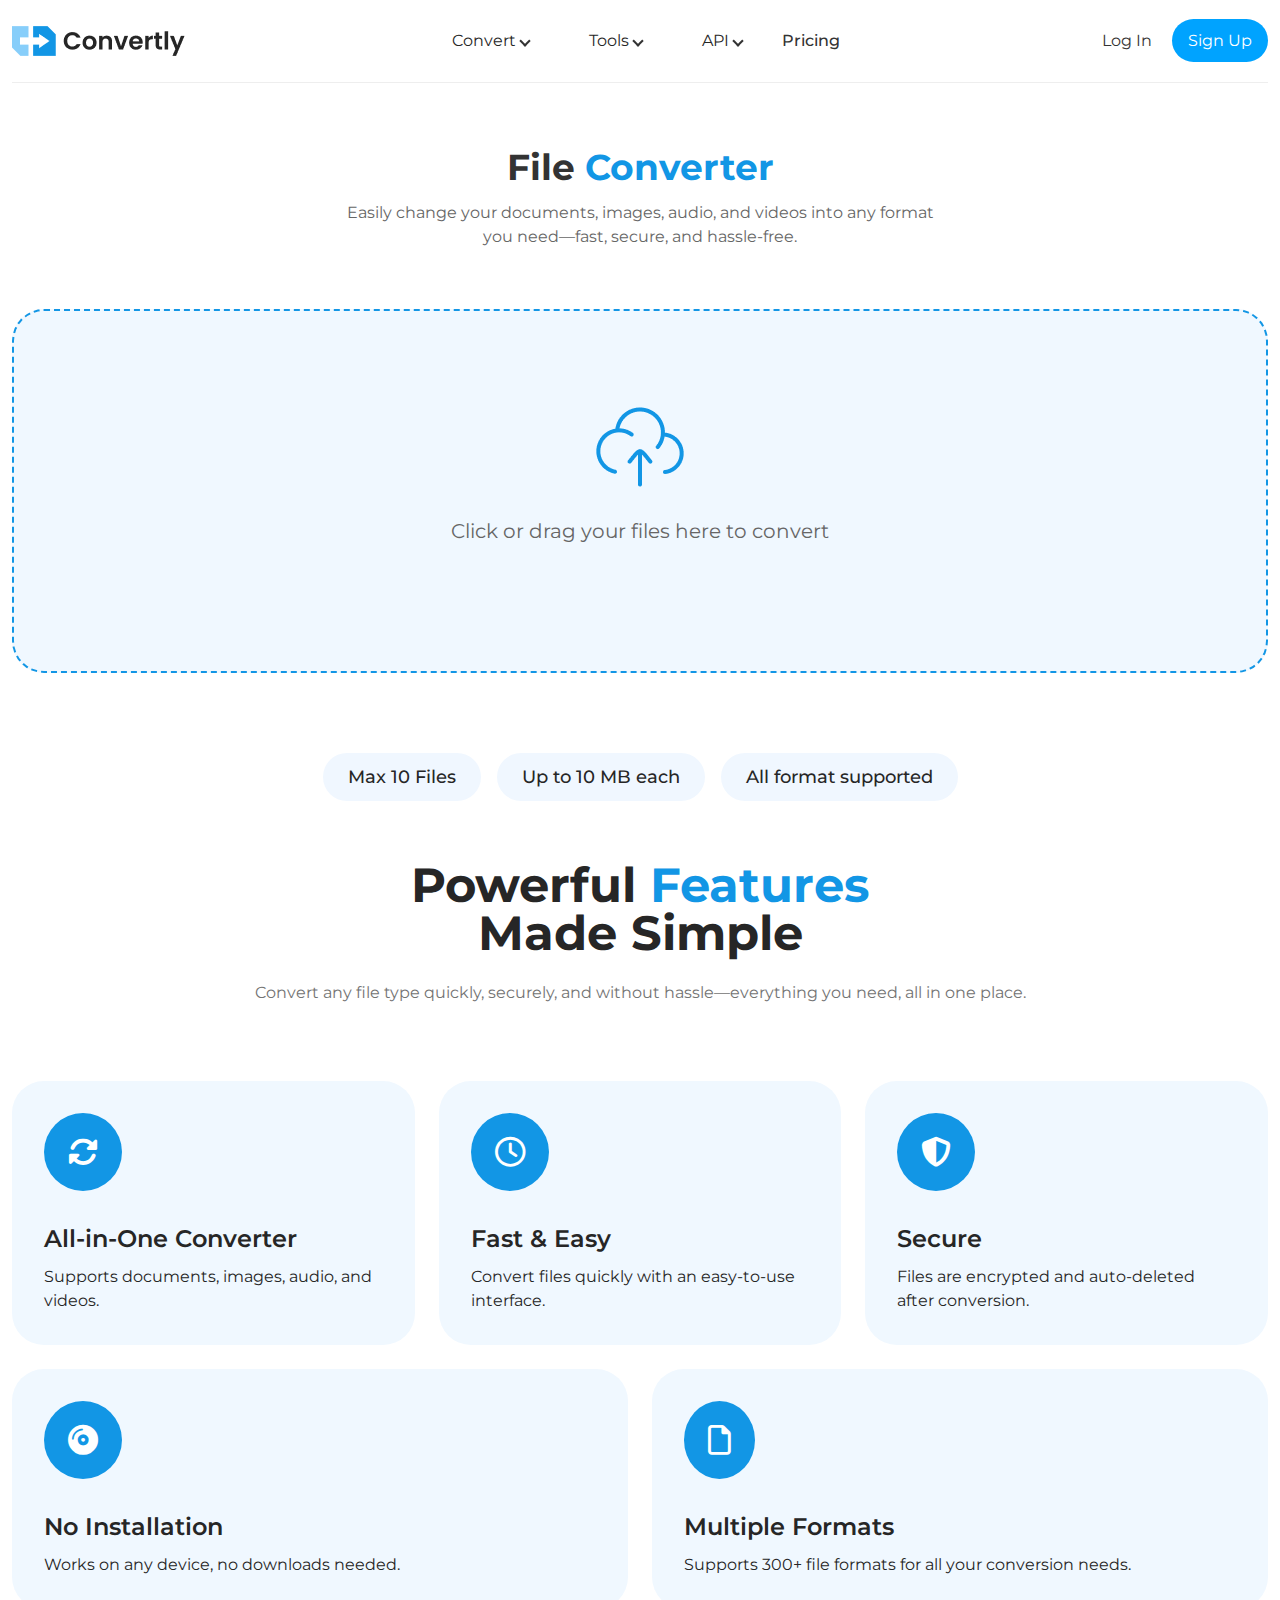
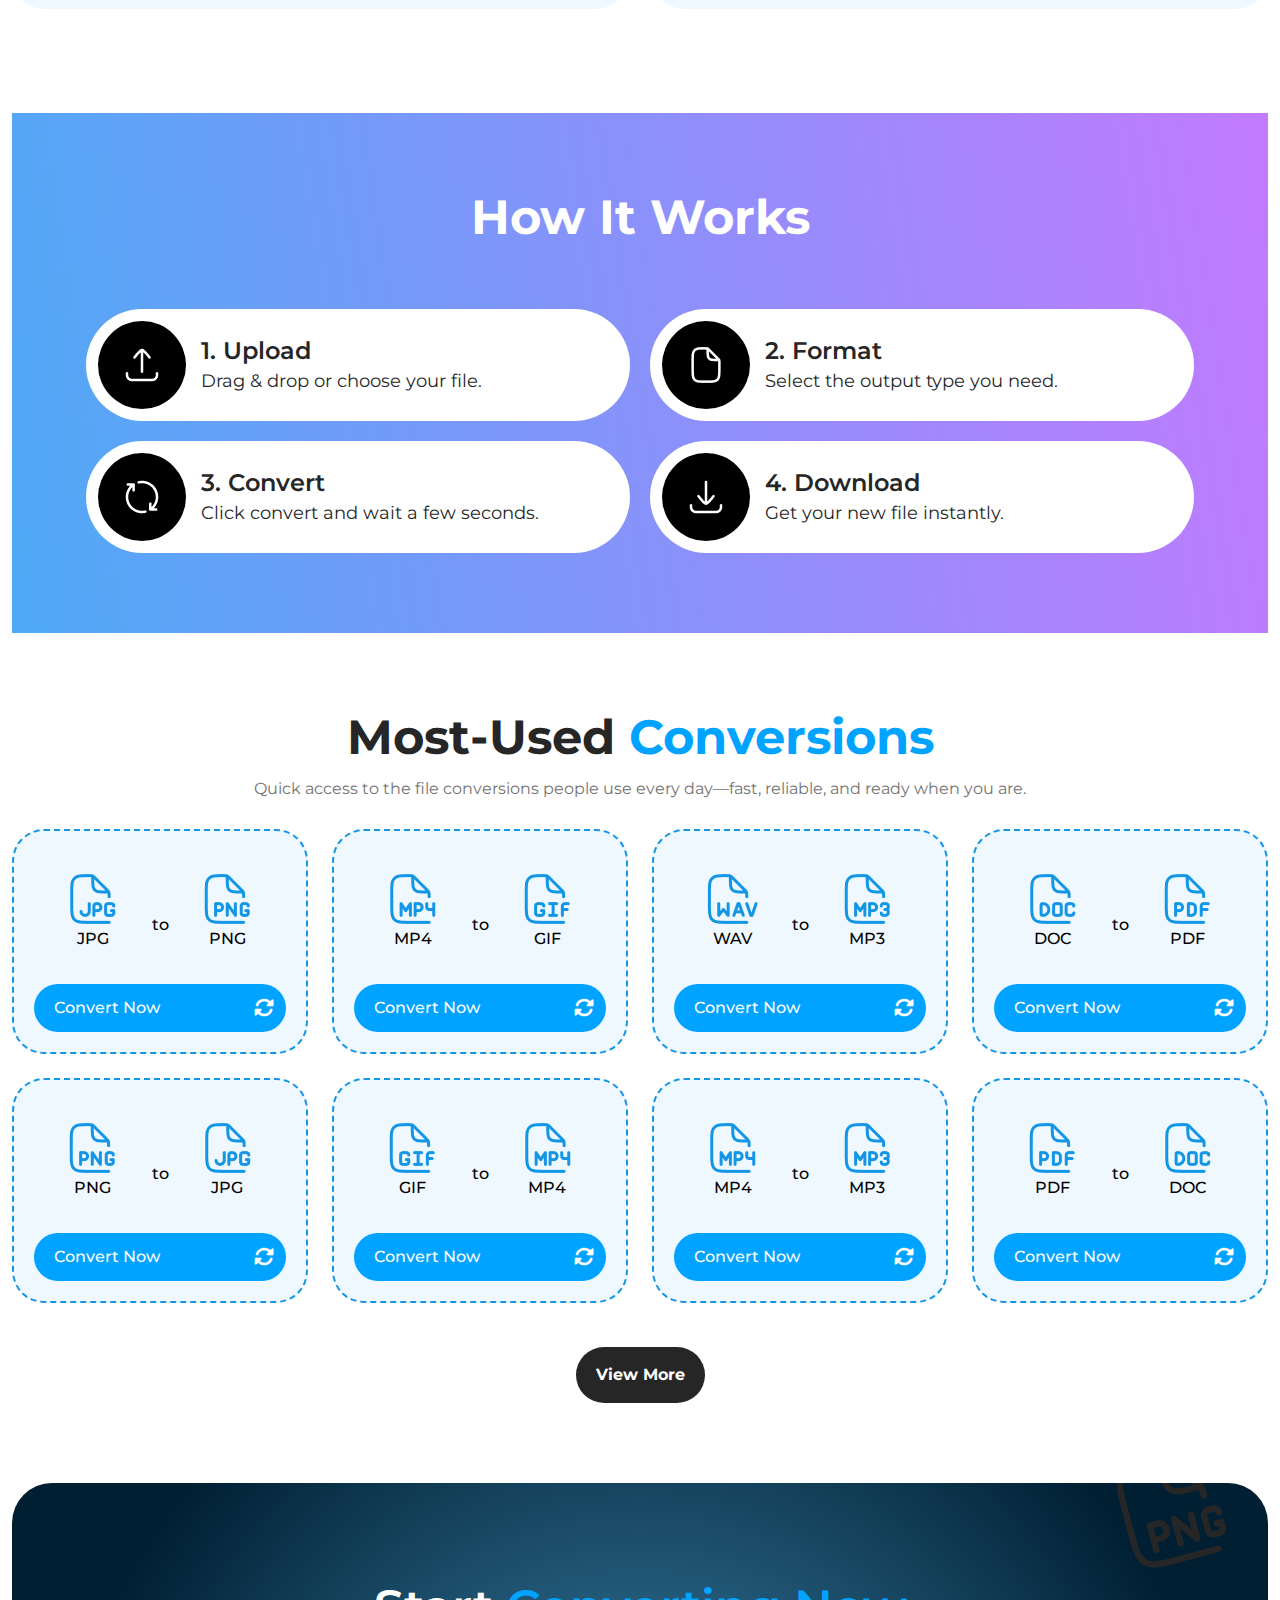
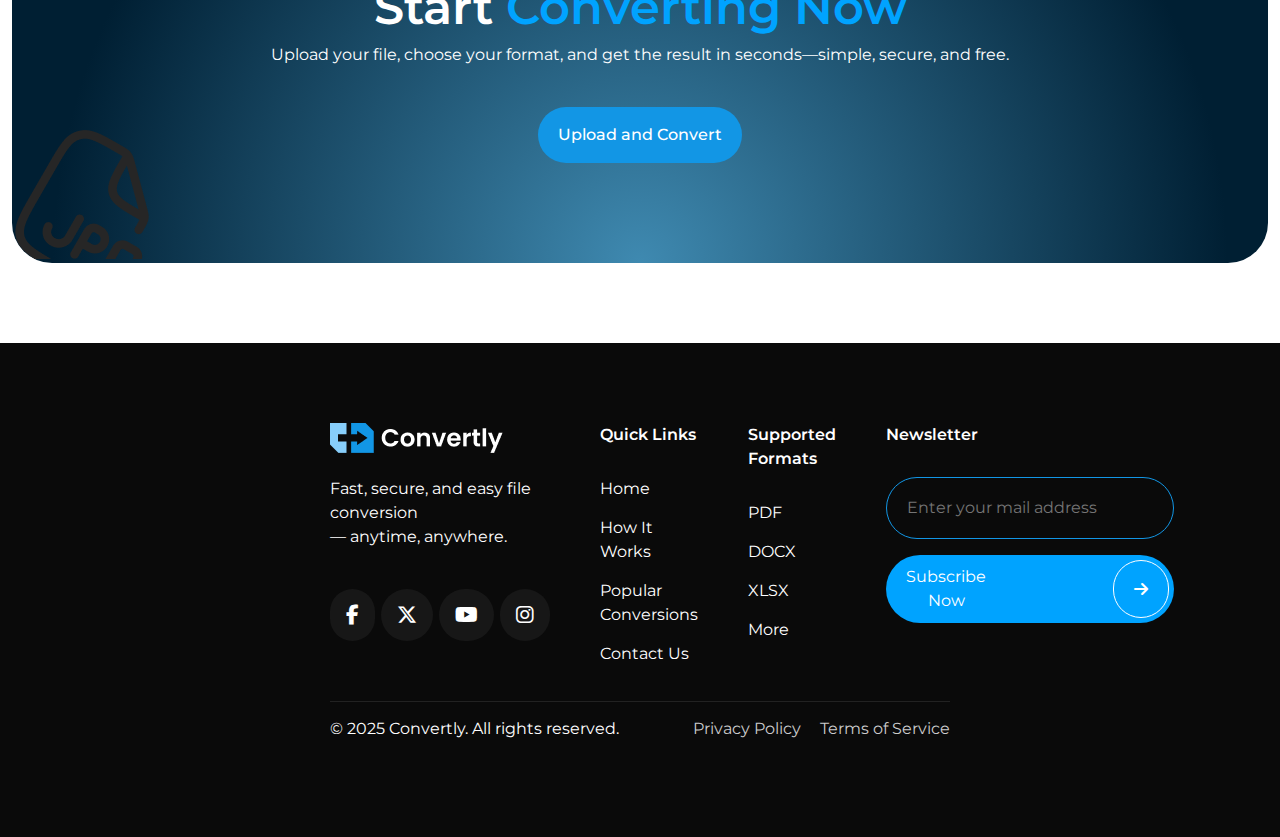
<file: index.html>
<!DOCTYPE html>
<html lang="en">
<head>
  <meta charset="UTF-8" />
  <meta name="viewport" content="width=device-width, initial-scale=1.0" />
  <title>Convertly - File Converter</title>
 <link
  href="https://cdn.jsdelivr.net/npm/bootstrap@5.3.3/dist/css/bootstrap.min.css"
  rel="stylesheet"/>
<link rel="preconnect" href="https://fonts.googleapis.com">
<link rel="preconnect" href="https://fonts.gstatic.com" crossorigin>
<link rel="preconnect" href="https://fonts.googleapis.com">
<link rel="preconnect" href="https://fonts.gstatic.com" crossorigin>
<link href="https://fonts.googleapis.com/css2?family=Montserrat:ital,wght@0,100..900;1,100..900&display=swap" rel="stylesheet">
    <link rel="stylesheet" href="https://cdnjs.cloudflare.com/ajax/libs/font-awesome/6.5.2/css/all.min.css"/>

  <link rel="stylesheet" href="./assets/css/style.css">
  <link rel="stylesheet" href="./assets/css/responsive.css">
  <link rel="shortcut icon" href="./assets/images/favicon.png" type="image/x-icon"/>
</head>
<body>
  <div class="container">

<header>
  <!-- <div class="logo">Convertly</div> -->
   <a href="#"> <img src="./assets/images/logo.png" alt="logo"> </a>
  <nav>
    <div class="dropdown">
      <a href="#">Convert <span class="arrow"></span></a>
      <div class="dropdown-menu">
        <a href="#">PDF to Word</a>
        <a href="#">Image Converter</a>
        <a href="#">Video Converter</a>
      </div>
    </div>

    <div class="dropdown">
      <a href="#">Tools <span class="arrow"></span></a>
      <div class="dropdown-menu">
        <a href="#">Merge Files</a>
        <a href="#">Split Files</a>
        <a href="#">Compress Files</a>
      </div>
    </div>

    <div class="dropdown">
      <a href="#">API <span class="arrow"></span></a>
      <div class="dropdown-menu">
        <a href="#">Documentation</a>
        <a href="#">Pricing</a>
        <a href="#">Get API Key</a>
      </div>
    </div>

    <a href="#">Pricing</a>
  </nav>

  <div class="auth-buttons">
    <a href="#" class="login">Log In</a>
    <a href="#" class="signup">Sign Up</a>
  </div>
</header>

  <section class="file-converter">
    <h1>File <span>Converter</span></h1>
    <p>Easily change your documents, images, audio, and videos into any format<br class="d-none d-lg-block" />
       you need—fast, secure, and hassle-free.</p>
    <div class="upload-box">
  <div class="upload-content">
    <a href="#"><div class="upload-icon"><img src="./assets/images/Frame.png"></div></a>
    <p>Click or drag your files here to convert</p>
  </div>
</div>
  </section>
<!-- upload info -->
  <div class="upload-info">
  <span class="badge">Max 10 Files</span>
  <span class="badge">Up to 10 MB each</span>
  <span class="badge">All format supported</span>
  </div>

<section class="features">
  <h2>Powerful <span>Features</span><br>Made Simple</h2>
  <p>Convert any file type quickly, securely, and without hassle—everything you need, all in one place.</p>

  <!-- First Row -->
  <div class="row">
    <div class="col-lg-4 col-md-6 mb-4">
      <div class="feature-card">

       
        <i class="fas fa-sync-alt"></i>
        <h3>All-in-One Converter</h3>
        <p>Supports documents, images, audio, and videos.</p>
      </div>
    </div>
    <div class="col-lg-4 col-md-6 mb-4">
      <div class="feature-card">
<i class="fa-regular fa-clock"></i>
        <h3>Fast & Easy</h3>
        <p>Convert files quickly with an easy-to-use interface.</p>
      </div>
    </div>
    <div class="col-lg-4 col-md-6 mb-4">
      <div class="feature-card">
<i class="fa-solid fa-shield-halved"></i>
        <h3>Secure</h3>
        <p>Files are encrypted and auto-deleted after conversion.</p>
      </div>
    </div>
  </div>

  <!-- Second Row -->
  <div class="row">
    <div class="col-lg-6 col-md-6 mb-4">
      <div class="feature-card">
<i class="fa-solid fa-compact-disc"></i>
        <h3>No Installation</h3>
        <p>Works on any device, no downloads needed.</p>
      </div>
    </div>
    <div class="col-lg-6 col-md-6 mb-4">
      <div class="feature-card">
<i class="fa-regular fa-file"></i>
        <h3>Multiple Formats</h3>
        <p>Supports 300+ file formats for all your conversion needs.</p>
      </div>
    </div>
  </div>
</section>


<!-- How It Works Section -->
<section class="how-it-works">
  <div class="container">
    <h2>How It Works</h2>
    <div class="steps">

      <div class="step">
        <div class="icon-circle">
          <img src="./assets/images/upload.png" alt="icon">
        </div>
        <div class="text">
          <h3>1. Upload</h3>
          <p>Drag & drop or choose your file.</p>
        </div>
      </div>

      <div class="step">
        <div class="icon-circle">
                    <img src="./assets/images/format.png" alt="icon">

        </div>
        <div class="text">
          <h3>2. Format</h3>
          <p>Select the output type you need.</p>
        </div>
      </div>

      <div class="step">
        <div class="icon-circle">          
          <img src="./assets/images/convert.png" alt="icon">


        </div>
        <div class="text">
          <h3>3. Convert</h3>
          <p>Click convert and wait a few seconds.</p>
        </div>
      </div>

      <div class="step">
        <div class="icon-circle">
                    <img src="./assets/images/download.png" alt="icon">

        </div>
        <div class="text">
          <h3>4. Download</h3>
          <p>Get your new file instantly.</p>
        </div>
      </div>

    </div>
  </div>
</section>


<!-- Most-Used Conversions Section -->
<section class="most-used-conversions">
  <h2>Most-Used <span>Conversions</span></h2>
  <p>Quick access to the file conversions people use every day—fast, reliable, and ready when you are.</p>

  <div class="row">
    <!-- Card 1 -->
    <div class="col-lg-3 col-md-6 mb-4">
      <div class="conversion-card">
        <div class="file-types">
          <div class="file">
            <img src="./assets/images/jpg.png" alt="icon">
            
            <p>JPG</p>
          </div>
          <span class="to">to</span>
          <div class="file">
            <img src="./assets/images/png.png" alt="icon">
            <p> PNG</p>
          </div>
        </div>
        
        <button class="convert-btn">Convert Now <i class="fas fa-sync-alt"></i></button>
      </div>
    </div>

    <!-- Card 2 -->
    <div class="col-lg-3 col-md-6 mb-4">
      <div class="conversion-card">
        <div class="file-types">
          <div class="file">
            <img src="./assets/images/MP4.png" alt="icon">
            
            <p>MP4</p>
          </div>
          <span class="to">to</span>
          <div class="file">
            <img src="./assets/images/GIF.png" alt="icon">
            <p>GIF</p>
          </div>
        </div>
        
        <button class="convert-btn">Convert Now <i class="fas fa-sync-alt"></i></button>
      </div>
    </div>

    <!-- Card 3 -->
    <div class="col-lg-3 col-md-6 mb-4">
      <div class="conversion-card">
        <div class="file-types">
          <div class="file">
            <img src="./assets/images/WAV.png" alt="icon">
            
            <p>WAV</p>
          </div>
          <span class="to">to</span>
          <div class="file">
            <img src="./assets/images/MP3.png" alt="icon">
            <p> MP3</p>
          </div>
        </div>
        
        <button class="convert-btn">Convert Now <i class="fas fa-sync-alt"></i></button>
      </div>
    </div>

    <!-- Card 4 -->
    <div class="col-lg-3 col-md-6 mb-4">
      <div class="conversion-card">
        <div class="file-types">
          <div class="file">
            <img src="./assets/images/DOC.png" alt="icon">
            
            <p>DOC</p>
          </div>
          <span class="to">to</span>
          <div class="file">
            <img src="./assets/images/PDF.png" alt="icon">
            <p> PDF</p>
          </div>
        </div>
        
        <button class="convert-btn">Convert Now <i class="fas fa-sync-alt"></i></button>
      </div>
    </div>

    <!-- Card 5 -->
    <div class="col-lg-3 col-md-6 mb-4">
      <div class="conversion-card">
        <div class="file-types">
          <div class="file">
            <img src="./assets/images/png.png" alt="icon">
            
            <p>PNG</p>
          </div>
          <span class="to">to</span>
          <div class="file">
            <img src="./assets/images/jpg.png" alt="icon">
            <p> JPG</p>
          </div>
        </div>
        
        <button class="convert-btn">Convert Now <i class="fas fa-sync-alt"></i></button>
      </div>
    </div>

    <!-- Card 6 -->
    <div class="col-lg-3 col-md-6 mb-4">
      <div class="conversion-card">
        <div class="file-types">
          <div class="file">
            <img src="./assets/images/GIF.png" alt="icon">
            
            <p>GIF</p>
          </div>
          <span class="to">to</span>
          <div class="file">
            <img src="./assets/images/MP4.png" alt="icon">
            <p> MP4</p>
          </div>
        </div>
        
        <button class="convert-btn">Convert Now <i class="fas fa-sync-alt"></i></button>
      </div>
    </div>

    <!-- Card 7 -->
    <div class="col-lg-3 col-md-6 mb-4">
      <div class="conversion-card">
        <div class="file-types">
          <div class="file">
            <img src="./assets/images/MP4.png" alt="icon">
            
            <p>MP4</p>
          </div>
          <span class="to">to</span>
          <div class="file">
            <img src="./assets/images/MP3.png" alt="icon">
            <p> MP3</p>
          </div>
        </div>
        
        <button class="convert-btn">Convert Now <i class="fas fa-sync-alt"></i></button>
      </div>
    </div>

    <!-- Card 8 -->
    <div class="col-lg-3 col-md-6 mb-4">
      <div class="conversion-card">
        <div class="file-types">
          <div class="file">
            <img src="./assets/images/PDF.png" alt="icon">
            
            <p>PDF</p>
          </div>
          <span class="to">to</span>
          <div class="file">
            <img src="./assets/images/DOC.png" alt="icon">
            <p> DOC</p>
          </div>
        </div>
        
        <button class="convert-btn">Convert Now <i class="fas fa-sync-alt"></i></button>
      </div>
    </div>
  </div>

  <!-- View More Button -->
  <div class="view-more-container">
    <button class="view-more-btn">View More</button>
  </div>
</section>

<!-- CTA Section -->
<section class="cta">
  <h2>Start <span>Converting Now</span></h2>
  <p>Upload your file, choose your format, and get the result in seconds—simple, secure, and free.</p>
  <button class="cta-btn">Upload and Convert</button>
  <div class="angle_jpg">
  <img src="./assets/images/angle-JPG.png" alt="icon">
  </div>
  <div class="angle_png">
  <img src="./assets/images/angle-PNG.png" alt="icon">
  </div>
</section>



</div>

<!-- Footer -->
<footer class="footer">
  <div class="footer-top">
    <div class="footer-left">
      <div class="logo">
        <a href="#"><img src="./assets/images/footer-logo.png" alt="logo"></a>
      </div>
      <p>Fast, secure, and easy file conversion <br class="d-lg-block d-none"> — anytime, anywhere.</p>
      <div class="social-icons">
        <a href="#"><i class="fa-brands fa-facebook-f"></i></a>
        <a href="#"><i class="fa-brands fa-x-twitter"></i></a>
        <a href="#"><i class="fa-brands fa-youtube"></i></a>
        <a href="#"><i class="fa-brands fa-instagram"></i></a>
      </div>
    </div>

    <div class="footer-links">
      <h4>Quick Links</h4>
      <a href="#">Home</a>
      <a href="#">How It Works</a>
      <a href="#">Popular Conversions</a>
      <a href="#">Contact Us</a>
    </div>

    <div class="footer-links">
      <h4>Supported Formats</h4>
      <a href="#">PDF</a>
      <a href="#">DOCX</a>
      <a href="#">XLSX</a>
      <a href="#">More</a>
    </div>

<div class="newsletter">
  <h4>Newsletter</h4>
  <div class="newsletter-input">
    <input type="email " id="newsletter-email" placeholder="Enter your mail address ">
    
    <!-- <small id="newsletter-error" class="error-message"></small> -->
  </div>
  <button class="subscribe-btn">
    <div class="subscribe">Subscribe Now</div>
    <div>    <i class="fa-solid fa-arrow-right"></i>
</div>
  </button>
</div>
    
  </div>

  <div class="footer-bottom">
    <p>© 2025 Convertly. All rights reserved.</p>
    <div class="footer-bottom-links">
      <a href="#">Privacy Policy</a>
      <a href="#">Terms of Service</a>
    </div>
  </div>
</footer>


<script src="./assets/js/script.js"></script>

</body>
</html>
</file>
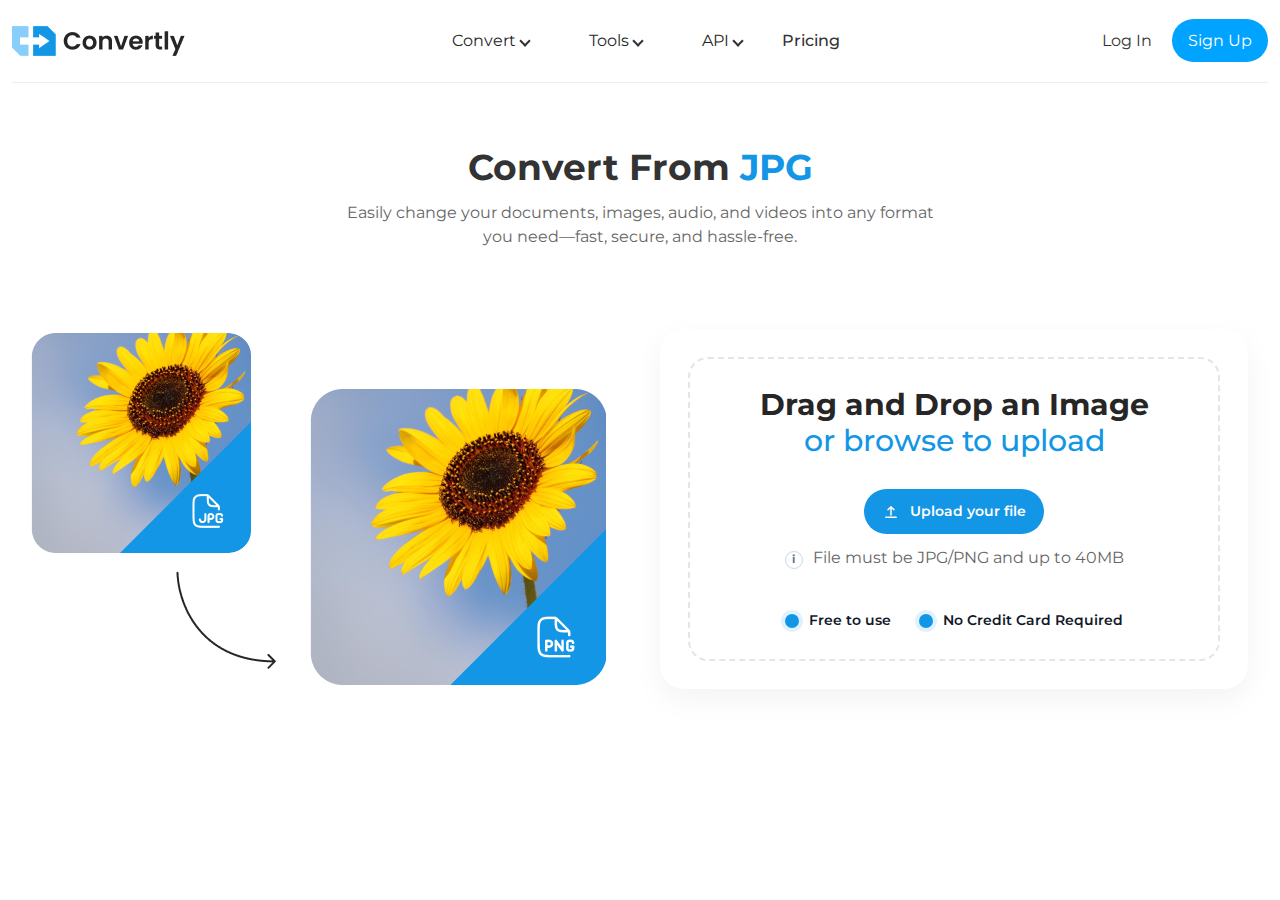
<file: convert-img.html>
<!DOCTYPE html>
<html lang="en">
<head>
  <meta charset="UTF-8" />
  <meta name="viewport" content="width=device-width, initial-scale=1.0" />
  <title>Convertly - File Converter</title>
 <link
  href="https://cdn.jsdelivr.net/npm/bootstrap@5.3.3/dist/css/bootstrap.min.css"
  rel="stylesheet"/>
<link rel="preconnect" href="https://fonts.googleapis.com">
<link rel="preconnect" href="https://fonts.gstatic.com" crossorigin>
<link rel="preconnect" href="https://fonts.googleapis.com">
<link rel="preconnect" href="https://fonts.gstatic.com" crossorigin>
<link href="https://fonts.googleapis.com/css2?family=Montserrat:ital,wght@0,100..900;1,100..900&display=swap" rel="stylesheet">
    <link rel="stylesheet" href="https://cdnjs.cloudflare.com/ajax/libs/font-awesome/6.5.2/css/all.min.css"/>

  <link rel="stylesheet" href="./assets/css/style.css">
  <link rel="stylesheet" href="./assets/css/responsive.css">
  <link rel="shortcut icon" href="./assets/images/favicon.png" type="image/x-icon"/>
</head>
<body >
  <div class="container d-md-block d-none">

<header>
  <!-- Logo -->
  <a href="index.html">
    <img src="./assets/images/logo.png" alt="logo">
  </a>

  <!-- Hamburger Icon -->
  <div class="hamburger" id="hamburger">
    <span></span>
    <span></span>
    <span></span>
  </div>

  <!-- Navigation -->
  <nav id="nav-menu">
    <div class="dropdown">
      <a href="#">Convert <span class="arrow"></span></a>
      <div class="dropdown-menu">
        <a href="#">PDF to Word</a>
        <a href="#">Image Converter</a>
        <a href="#">Video Converter</a>
      </div>
    </div>

    <div class="dropdown">
      <a href="#">Tools <span class="arrow"></span></a>
      <div class="dropdown-menu">
        <a href="#">Merge Files</a>
        <a href="#">Split Files</a>
        <a href="#">Compress Files</a>
      </div>
    </div>

    <div class="dropdown">
      <a href="#">API <span class="arrow"></span></a>
      <div class="dropdown-menu">
        <a href="#">Documentation</a>
        <a href="#">Pricing</a>
        <a href="#">Get API Key</a>
      </div>
    </div>

    <a href="#">Pricing</a>

    <!-- Auth buttons inside nav for mobile -->
    <div class="auth-buttons mobile-auth d-lg-none d-block">
      <a href="#" class="login">Log In</a>
      <a href="#" class="signup">Sign Up</a>
    </div>
  </nav>

  <!-- Auth buttons for desktop -->
  <div class="auth-buttons desktop-auth">
    <a href="#" class="login">Log In</a>
    <a href="#" class="signup">Sign Up</a>
  </div>
</header>

<section class="file-converter">
    <h1>Convert From <span>JPG</span></h1>
    <p>Easily change your documents, images, audio, and videos into any format<br class="d-none d-lg-block" />
       you need—fast, secure, and hassle-free.</p>

<section class="cf-section">
  <div class="cf-wrap">

    <!-- LEFT: preview cards -->
<div class="cf-left">
  <div class="first_img">
    <figure class="cf-card cf-small">
      <img src="./assets/images/flower-jpg.png" alt="JPG preview">
      <span class="cf-badge">JPG</span>
    </figure>
  </div>

  <div class="second_img">
    <figure class="cf-card cf-large">
      <img src="./assets/images/flower-png.png" alt="PNG preview">
      <span class="cf-badge">PNG</span>
    </figure>
  </div>

  <div class="third_img">
    <img src="./assets/images/conver-angle.png" alt="img">
  </div>
</div>

    <!-- RIGHT: upload card -->
    <div class="cf-right">
      <div class="cf-upload-card">
        <div class="cf-upload-inner">
          <h3>
            Drag and Drop an Image 
            <label for="cf-file" class="cf-browse">or browse to upload</label>
          </h3>

          <input id="cf-file" type="file" accept=".jpg,.jpeg,.png" hidden>

          <label for="cf-file" class="cf-btn">
            <svg width="18" height="18" viewBox="0 0 24 24" aria-hidden="true">
              <path d="M12 16V5m0 0l-4 4m4-4l4 4M5 19h14" 
                    fill="none" stroke="currentColor" 
                    stroke-width="2" stroke-linecap="round"/>
            </svg>
            Upload your file
          </label>

          <p class="cf-note">
            <span class="cf-info">i</span>
            File must be JPG/PNG and up to 40MB
          </p>

          <ul class="cf-benefits">
            <li>Free to use</li>
            <li>No Credit Card Required</li>
          </ul>
        </div>
      </div>
    </div>

  </div>
</section>



    
  </section>

</div>



<script src="./assets/js/script.js"></script>

</body>
</html>
</file>
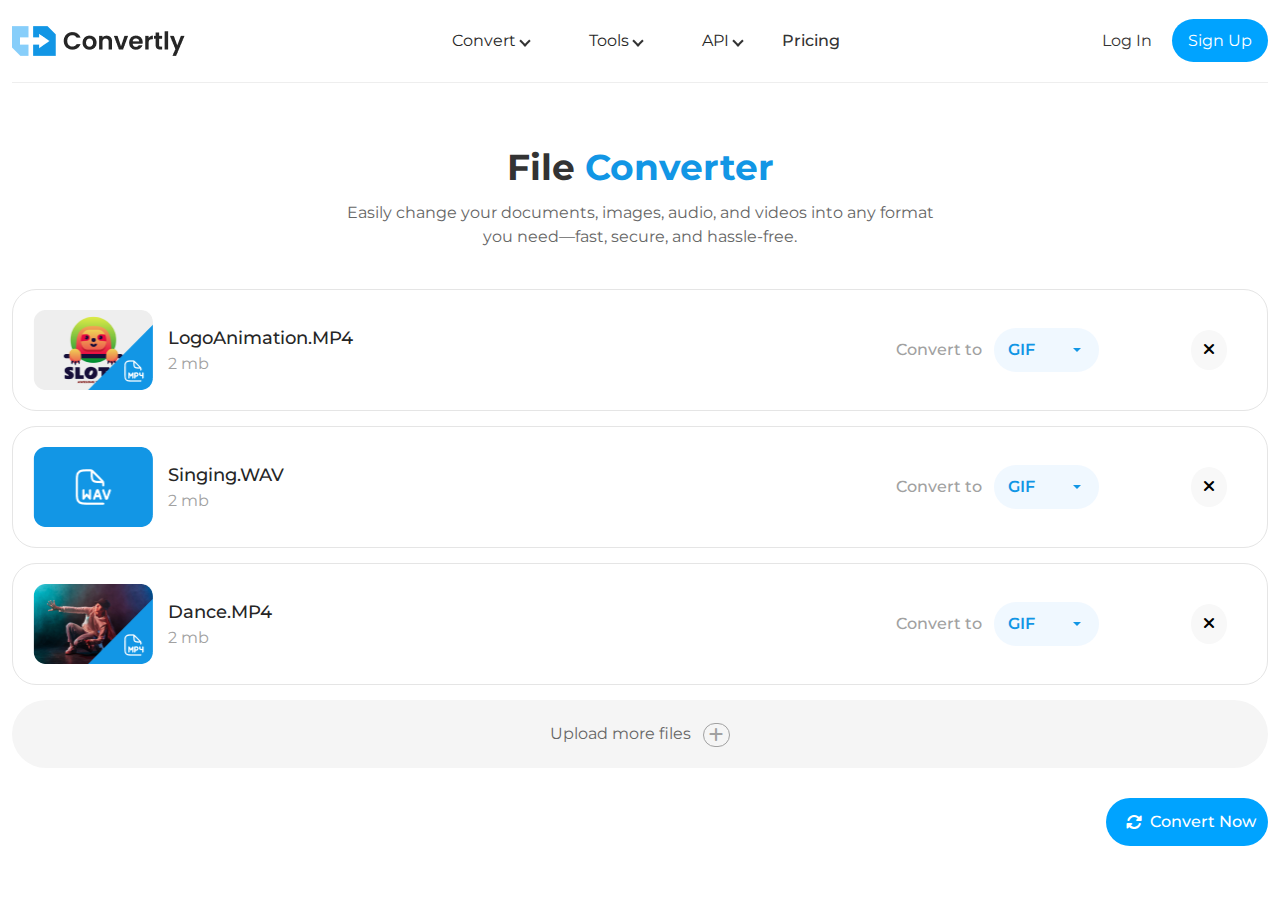
<file: file-convert.html>
<!DOCTYPE html>
<html lang="en">
<head>
  <meta charset="UTF-8" />
  <meta name="viewport" content="width=device-width, initial-scale=1.0" />
  <title>Convertly - File Converter</title>
 <link
  href="https://cdn.jsdelivr.net/npm/bootstrap@5.3.3/dist/css/bootstrap.min.css"
  rel="stylesheet"/>
<link rel="preconnect" href="https://fonts.googleapis.com">
<link rel="preconnect" href="https://fonts.gstatic.com" crossorigin>
<link rel="preconnect" href="https://fonts.googleapis.com">
<link rel="preconnect" href="https://fonts.gstatic.com" crossorigin>
<link href="https://fonts.googleapis.com/css2?family=Montserrat:ital,wght@0,100..900;1,100..900&display=swap" rel="stylesheet">
    <link rel="stylesheet" href="https://cdnjs.cloudflare.com/ajax/libs/font-awesome/6.5.2/css/all.min.css"/>

  <link rel="stylesheet" href="./assets/css/style.css">
  <link rel="stylesheet" href="./assets/css/responsive.css">
  <link rel="shortcut icon" href="./assets/images/favicon.png" type="image/x-icon"/>
</head>
<body>
  <div class="container">

<header>
  <!-- Logo -->
  <a href="index.html">
    <img src="./assets/images/logo.png" alt="logo">
  </a>

  <!-- Hamburger Icon -->
  <div class="hamburger" id="hamburger">
    <span></span>
    <span></span>
    <span></span>
  </div>

  <!-- Navigation -->
  <nav id="nav-menu">
    <div class="dropdown">
      <a href="#">Convert <span class="arrow"></span></a>
      <div class="dropdown-menu">
        <a href="#">PDF to Word</a>
        <a href="#">Image Converter</a>
        <a href="#">Video Converter</a>
      </div>
    </div>

    <div class="dropdown">
      <a href="#">Tools <span class="arrow"></span></a>
      <div class="dropdown-menu">
        <a href="#">Merge Files</a>
        <a href="#">Split Files</a>
        <a href="#">Compress Files</a>
      </div>
    </div>

    <div class="dropdown">
      <a href="#">API <span class="arrow"></span></a>
      <div class="dropdown-menu">
        <a href="#">Documentation</a>
        <a href="#">Pricing</a>
        <a href="#">Get API Key</a>
      </div>
    </div>

    <a href="#">Pricing</a>

    <!-- Auth buttons inside nav for mobile -->
    <div class="auth-buttons mobile-auth d-lg-none d-block">
      <a href="#" class="login">Log In</a>
      <a href="#" class="signup">Sign Up</a>
    </div>
  </nav>

  <!-- Auth buttons for desktop -->
  <div class="auth-buttons desktop-auth">
    <a href="#" class="login">Log In</a>
    <a href="#" class="signup">Sign Up</a>
  </div>
</header>

<section class="file-converter">
    <h1>File <span>Converter</span></h1>
    <p>Easily change your documents, images, audio, and videos into any format<br class="d-none d-lg-block" />
       you need—fast, secure, and hassle-free.</p>
      
      <!-- File List -->
      <div class="file-list">

        <!-- Single File -->
        <div class="file-item">
          <div class="file-info">
            <img src="./assets/images/MP4-Convert.png" alt="file icon">
            <div class="file_description">
              <p class="file-name">LogoAnimation.MP4</p>
              <p class="file-size">2 mb</p>
            </div>
          </div>
          <div class="file-action">
            <label>Convert to</label>
            <select>
              <option>GIF</option>
              <option>JPG</option>
              <option>PNG</option>
              <option>WEBP</option>
              <option>ICO</option>
              <option>HEIF</option>
            </select>
            <div class="remove_button">
            <button class="remove-btn"><i class="fa-solid fa-xmark"></i></button>
            </div>
          </div>
        </div>

        <!-- File 2 -->
        <div class="file-item">
          <div class="file-info">
            <img src="./assets/images/WAV-Convert.png" alt="file icon">
            <div class="file_description">
              <p class="file-name">Singing.WAV</p>
              <p class="file-size">2 mb</p>
            </div>
          </div>
          <div class="file-action">
            <label>Convert to</label>
            <select>
              <option>GIF</option>
              <option>JPG</option>
              <option>PNG</option>
              <option>WEBP</option>
              <option>ICO</option>
              <option>HEIF</option>
            </select>
            <div class="remove_button">
            <button class="remove-btn"><i class="fa-solid fa-xmark"></i></button>
            </div>
          </div>
        </div>


        <!-- File 3 -->
        <div class="file-item">
          <div class="file-info">
            <img src="./assets/images/Dance-MP4-COnvert.png" alt="file icon">
            <div class="file_description">
              <p class="file-name">Dance.MP4</p>
              <p class="file-size">2 mb</p>
            </div>
          </div>
          <div class="file-action">
            <label>Convert to</label>
            <select>
              <option>GIF</option>
              <option>JPG</option>
              <option>PNG</option>
              <option>WEBP</option>
              <option>ICO</option>
              <option>HEIF</option>
            </select>
            <div class="remove_button">
            <button class="remove-btn"><i class="fa-solid fa-xmark"></i></button>
            </div>
          </div>
        </div>


        <!-- Upload More -->
        <div class="upload-more">
            <div class="upload_more_text">
          <p>Upload more files</p>

            </div>
          <div class="plus_icon">
            <i class="fa-solid fa-plus"></i>
          </div>
        </div>
      </div>

      <!-- Convert Now Button -->
      <div class="convert-container">
        <a href="file-download.html"><button class="convert-btn-2"><i class="fas fa-sync-alt"></i>  Convert Now </button></a>
      </div>
  </section>


</div>



<script src="./assets/js/script.js"></script>

</body>
</html>
</file>
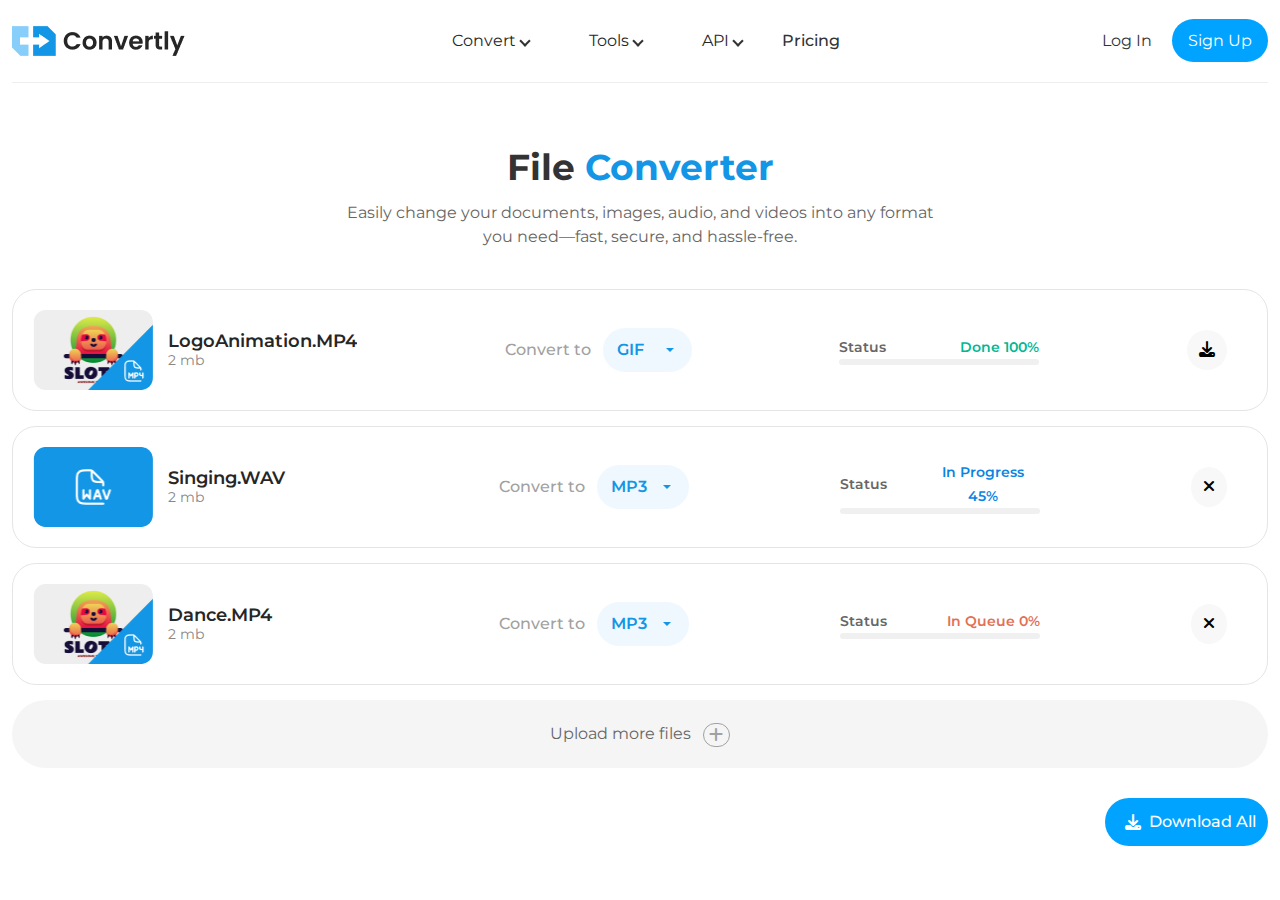
<file: file-download.html>
<!DOCTYPE html>
<html lang="en">
<head>
  <meta charset="UTF-8" />
  <meta name="viewport" content="width=device-width, initial-scale=1.0" />
  <title>Convertly - File Converter</title>
 <link
  href="https://cdn.jsdelivr.net/npm/bootstrap@5.3.3/dist/css/bootstrap.min.css"
  rel="stylesheet"/>
<link rel="preconnect" href="https://fonts.googleapis.com">
<link rel="preconnect" href="https://fonts.gstatic.com" crossorigin>
<link rel="preconnect" href="https://fonts.googleapis.com">
<link rel="preconnect" href="https://fonts.gstatic.com" crossorigin>
<link href="https://fonts.googleapis.com/css2?family=Montserrat:ital,wght@0,100..900;1,100..900&display=swap" rel="stylesheet">
    <link rel="stylesheet" href="https://cdnjs.cloudflare.com/ajax/libs/font-awesome/6.5.2/css/all.min.css"/>

  <link rel="stylesheet" href="./assets/css/style.css">
  <link rel="stylesheet" href="./assets/css/responsive.css">
  <link rel="shortcut icon" href="./assets/images/favicon.png" type="image/x-icon"/>
</head>
<body >
  <div class="container d-md-block d-none">

<header>
  <!-- Logo -->
  <a href="index.html">
    <img src="./assets/images/logo.png" alt="logo">
  </a>

  <!-- Hamburger Icon -->
  <div class="hamburger" id="hamburger">
    <span></span>
    <span></span>
    <span></span>
  </div>

  <!-- Navigation -->
  <nav id="nav-menu">
    <div class="dropdown">
      <a href="#">Convert <span class="arrow"></span></a>
      <div class="dropdown-menu">
        <a href="#">PDF to Word</a>
        <a href="#">Image Converter</a>
        <a href="#">Video Converter</a>
      </div>
    </div>

    <div class="dropdown">
      <a href="#">Tools <span class="arrow"></span></a>
      <div class="dropdown-menu">
        <a href="#">Merge Files</a>
        <a href="#">Split Files</a>
        <a href="#">Compress Files</a>
      </div>
    </div>

    <div class="dropdown">
      <a href="#">API <span class="arrow"></span></a>
      <div class="dropdown-menu">
        <a href="#">Documentation</a>
        <a href="#">Pricing</a>
        <a href="#">Get API Key</a>
      </div>
    </div>

    <a href="#">Pricing</a>

    <!-- Auth buttons inside nav for mobile -->
    <div class="auth-buttons mobile-auth d-lg-none d-block">
      <a href="#" class="login">Log In</a>
      <a href="#" class="signup">Sign Up</a>
    </div>
  </nav>

  <!-- Auth buttons for desktop -->
  <div class="auth-buttons desktop-auth">
    <a href="#" class="login">Log In</a>
    <a href="#" class="signup">Sign Up</a>
  </div>
</header>

<section class="file-converter">
    <h1>File <span>Converter</span></h1>
    <p>Easily change your documents, images, audio, and videos into any format<br class="d-none d-lg-block" />
       you need—fast, secure, and hassle-free.</p>
      
<!-- File List -->
    <div class="file-list">

      <!-- File 1 -->
      <div class="file-item">
        <div class="file-info">
          <img src="./assets/images/MP4-Convert.png" alt="file icon">
          <div class="file_description page_description_3rd">
            <p class="file-name file_name_3rd">LogoAnimation.MP4</p>
            <p class="file-size file_size_3rd">2 mb</p>
          </div>
        </div>

        <div class="file-action">
          <label>Convert to</label>
          <select>
            <option selected>GIF</option>
            <option>JPG</option>
            <option>PNG</option>
          </select>
        </div>

        <!-- Status -->
        <div class="file-status">
            <div class="Status">
                <p>Status</p>
                <p class="status done"> Done 100%</p>

            </div>
          <div class="progress-bar">
            <div class="progress done" style="width:100%"></div>
          </div>
        </div>

        <!-- Download Icon -->
        <button class="download-btn">
          <i class="fa-solid fa-download"></i>
        </button>
      </div>

      <!-- File 2 -->
      <div class="file-item">
        <div class="file-info">
          <img src="./assets/images/WAV-Convert.png" alt="file icon">
          <div class="file_description page_description_3rd">
            <p class="file-name file_name_3rd">Singing.WAV</p>
            <p class="file-size file_size_3rd">2 mb</p>
          </div>
        </div>

        <div class="file-action">
          <label>Convert to</label>
          <select>
            <option selected>MP3</option>
            <option>WAV</option>
            <option>OGG</option>
          </select>
        </div>

        <!-- Status -->
        <div class="file-status">
        <div class="Status">
            <p>Status</p>
        <p class="status progress">In Progress 45%</p>

        </div>

          <div class="progress-bar">
            <div class="progress in-progress" style="width:45%"></div>
          </div>
        </div>

        <!-- Remove Icon -->
        <button class="remove-btn"><i class="fa-solid fa-xmark"></i></button>
      </div>

      <!-- File 3 -->
      <div class="file-item">
        <div class="file-info">
          <img src="./assets/images/MP4-Convert.png" alt="file icon">
          <div class="file_description page_description_3rd">
            <p class="file-name file_name_3rd">Dance.MP4</p>
            <p class="file-size file_size_3rd">2 mb</p>
          </div>
        </div>

        <div class="file-action">
          <label>Convert to</label>
          <select>
            <option selected>MP3</option>
            <option>WAV</option>
          </select>
        </div>

        <!-- Status -->
        <div class="file-status">
        <div class="Status">
            <p>Status</p>
          <p class="status queue">In Queue 0%</p>

        </div>

            
          <div class="progress-bar">
            <div class="progress queue" style="width:0%"></div>
          </div>
        </div>

        <!-- Remove Icon -->
        <button class="remove-btn"><i class="fa-solid fa-xmark"></i></button>
      </div>
        <!-- Upload More -->
        <div class="upload-more">
            <div class="upload_more_text">
          <p>Upload more files</p>

            </div>
          <div class="plus_icon">
            <i class="fa-solid fa-plus"></i>
          </div>
        </div>
      </div>

      <!-- Convert Now Button -->
      <div class="convert-container">
        <button class="convert-btn-2"><i class="fa-solid fa-download"></i> Download All </button>
      </div>
  </section>




</div>



<script src="./assets/js/script.js"></script>

</body>
</html>
</file>
<file: assets/css/style.css>
* {
  margin: 0;
  padding: 0;
  box-sizing: border-box;
  font-family: "Montserrat", sans-serif;
}

body {
  margin: 0;
  background-color: #fff;
  color: #333;
  line-height: 1.5;
}


.container {
  max-width: 1280px;
  margin: 0 auto;
  text-align: center;    
}


    header {
      display: flex;
      justify-content: space-between;
      align-items: center;
      padding:26px 0;
      border-bottom: 1px solid #eee;
    }
    header .logo {
      font-size: 20px;
      font-weight: bold;
      color: #00a3ff;
    }
    nav a {
      margin: 0 10px;
      text-decoration: none;
      color: #333;
      font-weight: 500;
    }
    nav a:hover {
      color: #00a3ff;
    }
    .auth-buttons a {
      padding: 8px 16px;
      border-radius: 5px;
      text-decoration: none;
      font-weight: bold;
      color: var(--color-neutral-800, #262626);
      font-size: var(--font-size-base, 16px);
      font-weight: var(--font-weight-normal, 400);
      line-height: var(--font-leading-6, 24px); /* 150% */
    }
    
    .auth-buttons .login {
      color: #333;
    }
    .auth-buttons .signup {
      background-color: #00a3ff;
      color: #fff;
    }
   

nav {
  display: flex;
  align-items: center;
}



.dropdown {
  position: relative;
}

.dropdown > a {
  margin: 0 30px;
  text-decoration: none;
  display: flex;
  align-items: center;
  color: var(--color-neutral-800, #262626);
  font-size: var(--font-size-base, 16px);
  font-weight: var(--font-weight-normal, 400);
  line-height: var(--font-leading-6, 24px); /* 150% */
}

.dropdown > a:hover {
  color: #00a3ff;
}

/* Arrow icon */
.arrow {
  display: inline-block;
  margin-left: 5px;
  border: solid #333;
  border-width: 0 2px 2px 0;
  padding: 3px;
  transform: rotate(45deg);
  transition: transform 0.3s ease;
}

/* Rotate arrow on hover */
.dropdown:hover .arrow {
  transform: rotate(-135deg);
  border-color: #00a3ff;
}

.dropdown-menu {
  display: none;
  position: absolute;
  top: 100%;
  left: 0;
  background: white;
  border: 1px solid #eee;
  border-radius: 5px;
  min-width: 180px;
  box-shadow: 0px 4px 10px rgba(0,0,0,0.1);
  z-index: 1000;
}

.dropdown-menu a {
  display: block;
  padding: 10px;
  text-decoration: none;
  color: #333;
  white-space: nowrap;
}

.dropdown-menu a:hover {
  background: #f5f5f5;
  color: #00a3ff;
}

/* Show menu on hover */
.dropdown:hover .dropdown-menu {
  display: block;
}


.auth-buttons .signup {
  background-color: #00a3ff;
  color: #fff;
  border-radius: 50px; /* makes it round/pill shape */
  padding: 12px 16px;
  transition: background-color 0.3s ease, transform 0.2s ease;
}

.auth-buttons .signup:hover {
  background-color: #007acc; /* darker blue on hover */
  transform: scale(1.05); /* slight zoom effect */
}


/* Hamburger (hidden on desktop) */
.hamburger {
  display: none;
  flex-direction: column;
  cursor: pointer;
  gap: 5px;
  margin-left: auto;
}

.hamburger span {
  width: 25px;
  height: 3px;
  background: #333;
  transition: 0.3s;
  border-radius: 3px;
}


/* ==================================================== */



.file-converter{
  padding: 60px 0 20px;
}

.file-converter h1 {
      color: #333;
      text-align: center;
      font-size: var(--font-size-5xl, 48px);
      font-weight: var(--font-weight-bold, 700);
      line-height: var(--font-size-5xl, 48px); /* 100% */
    }

.file-converter h1 span {
      color: #1296E5;
    }

.file-converter p{
  color: var(--color-neutral-800, #262626);
  text-align: center;
  font-size: var(--font-size-base, 16px);
  font-weight: var(--font-weight-normal, 400);
  line-height: var(--font-leading-6, 24px); /* 150% */

}
.upload-box {
  padding:86px 0;
  margin: 60px 0 60px;
  border-radius: 32px;
  border: 2px dashed #1296E5;
  background: #F0F8FF;
  display: flex;
  justify-content: center;
  align-items: center;
  text-align: center;
}

.upload-content {
  display: flex;
  flex-direction: column; /* Stack icon above text */
  align-items: center;
  gap: 20px; /* Space between icon & text */
}

.upload-icon i {
  color: #fff!important;
}

.upload-box p {
color: var(--color-neutral-800, #262626);
text-align: center;
font-size: var(--font-size-xl, 20px);
font-weight: var(--font-weight-normal, 400);
line-height: var(--font-leading-7, 28px); /* 140% */
}


/* CSS */
.upload-info {
  display: flex;
  gap: 16px; /* space between pills */
  justify-content: center; /* center align */
  flex-wrap: wrap; /* allow wrapping on small screens */
  margin-bottom: 60px;
}

.badge {
  background-color: #f0f7ff; /* light blue background */
  color: #262626; /* black text */
  padding: 15px 25px;
  border-radius: 50px; /* fully rounded pill */
  font-size: 18px;
  font-weight: 500;
  white-space: nowrap; /* keep text in one line */
  display: inline-block;
}


/*---------------------------------------*/

.features {
  text-align: center;
}

.features h2 {
  color: var(--color-neutral-800, #262626);
  text-align: center;
  font-family: var(--font-family-sans, Montserrat);
  font-size: var(--font-size-5xl, 48px);
  font-style: normal;
  font-weight: var(--font-weight-bold, 700);
  line-height: var(--font-size-5xl, 48px); /* 100% */
  letter-spacing: var(--font-tracking-normal, 0);
}

.features span {
  color: var(--Primary-500, #1296E5);
}

.features p {
  color: var(--color-neutral-500, #737373);
  font-size: var(--font-size-base, 16px);
  font-weight: var(--font-weight-normal, 400);
  line-height: var(--font-leading-6, 24px); /* 150% */
  padding: 16px 0 60px;
}

/* Feature Card */
.feature-card {
  padding: 32px;
  transition: all 0.3s ease;
  cursor: pointer;
  text-align: left;
  height: 100%;
  border-radius: var(--radius-4xl, 32px);
  background: var(--Primary-50, #F0F8FF);
}

/* Icon background for both img and inline svg */
.feature-card i {
  display: inline-block;
  border-radius: 100%;
  background: var(--Primary-500, #1296E5); /* Blue background */
  padding: 24px;
  margin-bottom: 32px;
  transition: all 0.3s ease;
  color: #fff;
  font-size: 30px;

}

/* Hover: Card turns black, text turns white */
.feature-card:hover {
  background-color: #000;
}

.feature-card:hover h3,
.feature-card:hover p {
  color: #fff;
}

/* Hover: Icon background turns white */
.feature-card:hover i
 {
  background: #fff;
  color: #0088cc!important;
}

/* Title */
.feature-card h3 {
  margin-bottom: 10px;
  color: var(--color-neutral-800, #262626);
  font-size: var(--font-size-2xl, 24px);
  font-weight: var(--font-weight-semibold, 600);
  line-height: var(--font-leading-8, 32px); /* 133.333% */
}

/* Description */
.feature-card p {
  margin: 0;
  color: var(--color-neutral-800, #262626);
  font-size: var(--font-size-base, 16px);
  font-weight: var(--font-weight-normal, 400);
  line-height: var(--font-leading-6, 24px); /* 150% */
  padding: 0;
}


/* =================How It Works Section======================== */
.how-it-works {
  background: linear-gradient(81deg, var(--Primary-400, #3CB1F4) -16.2%, var(--color-purple-400, #C27AFF) 99.64%);
  color: #fff;
  text-align: center;
  margin: 80px 0;
  padding-bottom: 80px;
}

.how-it-works h2 {
padding:80px 0 60px;
color: #FFF;
text-align: center;
font-size: var(--font-size-5xl, 48px);
font-weight: var(--font-weight-bold, 700);
line-height: var(--font-size-5xl, 48px); /* 100% */
}

.steps {
  display: grid;
  grid-template-columns: repeat(2, 1fr);
  gap: 20px;
  max-width: 90%;
  margin: 0 auto;
}

.step {
  border-radius: var(--radius-full, 9999px);
  background: #fff;
  color: #000;
  display: flex;
  align-items: center;
  padding: 12px;
  /* border-radius: 50px; */
  text-align: left;
}

.icon-circle {
  background: #000;
  color: #fff;
  /* width: 40px;
  height: 40px; */
  border-radius: 50%;
  display: flex;
  align-items: center;
  justify-content: center;
  font-size: 18px;
  margin-right: 15px;

}
.icon-circle img {
  padding: 24px;
}

.step h3 {
color: var(--color-neutral-800, #262626);
font-size: var(--font-size-2xl, 24px);
font-weight: var(--font-weight-semibold, 600);
line-height: var(--font-leading-8, 32px); /* 133.333% */
margin-bottom: 0;
}


.step p {
  color: var(--color-neutral-800, #262626);
font-size: var(--font-size-lg, 18px);
font-weight: var(--font-weight-normal, 400);
line-height: var(--font-leading-7, 28px); /* 155.556% */
margin-bottom: 0;
}


/* ======================Most-Used Conversions==================== */
.most-used-conversions {
  text-align: center;
  margin-top: 50px;
}

.most-used-conversions h2 {
  margin-bottom: 16px;
  color: var(--color-neutral-800, #262626);
  font-size: var(--font-size-5xl, 48px);
  font-weight: var(--font-weight-bold, 700);
  line-height: var(--font-size-5xl, 48px); /* 100% */
}

.most-used-conversions h2 span {
  color: #00a3ff;
}

.most-used-conversions p {
  margin-bottom: 28px;
  color: var(--color-neutral-500, #737373);
  font-size: var(--font-size-base, 16px);
  font-weight: var(--font-weight-normal, 400);
  line-height: var(--font-leading-6, 24px); /* 150% */
}

.conversion-card {
  padding:40px 20px 20px;
  transition: all 0.3s ease;

  border-radius: var(--radius-4xl, 32px);
  border: 2.5px dashed var(--Primary-500, #1296E5);
  background: var(--Primary-50, #F0F8FF);
  text-decoration: none!important;
}
.conversion-card a {
  text-decoration: none!important;
}

.conversion-card:hover {
  transform: translateY(-5px);
  box-shadow: 0 5px 15px rgba(0, 163, 255, 0.2);
}

.file-types {
  display: flex;
  justify-content: space-evenly;
  align-items: center;
  font-weight: bold;
  font-size: 18px;
  margin-bottom: 5px;
  color: #00a3ff;
}

.file {
  font-size: 16px;
}

.file-types span {
color: #000;
font-size: var(--font-size-base, 16px);
font-weight: var(--font-weight-medium, 500);
line-height: var(--font-leading-6, 24px); /* 150% */
}
.file-types p {
color: #000;
font-size: var(--font-size-base, 16px);
font-weight: var(--font-weight-medium, 500);
line-height: var(--font-leading-6, 24px); /* 150% */
}

.convert-btn {
  background: #00a3ff;
  color: white;
  border: none;
  padding: 12px 12px 12px 20px;
  border-radius: 25px;
  font-weight: bold;
  display: flex;
  justify-content: space-between;
  align-items: center;
  gap: 8px;
  width: 100%;
  transition: all 0.3s ease;

  font-size: var(--font-size-base, 16px);
  font-weight: var(--font-weight-medium, 500);
  line-height: var(--font-leading-6, 24px); /* 150% */
}

.convert-btn:hover {
  background: #007acc;
  transform: scale(1.05);
}

.convert-btn i {
  font-size: 20px;
}


.view-more-container {
  margin-top: 20px;
}

.view-more-btn {
  color: white;
  border: none;
  padding: 16px 20px;
  font-weight: bold;
  transition: all 0.3s ease;
  border-radius: var(--radius-full, 9999px);
  background: var(--color-neutral-800, #262626);
}

.view-more-btn:hover {
  background: #333;
  transform: scale(1.05);
}


/* ======================CTA Section======================== */
.cta {
  background: radial-gradient(circle at bottom center, #66ccff -50%, #001f33 80%);
  color: #fff;
  padding: 100px 80px;
  margin: 80px auto;
  border-radius: 40px;
  position: relative;
}
.angle_jpg{
  position: absolute;
    /* Positioning offsets */
  top: 220px;               /* Distance from top edge */
  right: auto;          /* Distance from right edge */
  bottom: auto;         /* Distance from bottom edge */
  left: 3px;              /* Distance from left edge */

  /* Size */
  width: 100px;         /* Element width */
  height: 100px;        /* Element height */
  min-width: auto;      
  min-height: auto;
  max-width: none;
  max-height: none;

  /* Layer order */
  z-index: 1;           /* Controls stacking order */

  /* Transform (optional for centering/movement) */
  transform: translate(0, 0);

  /* Overflow handling */
  overflow: visible;    

  /* Visual tweaks */
  opacity: 1;           
  pointer-events: auto; 
}
.angle_png {
  position: absolute;
  top: 0;          /* Stick to top edge */
  right: 70px;        /* Stick to right edge */

  /* Size */
  width: 100px;
  height: 100px;

  /* Layer order */
  z-index: 2;

  /* Optional: fine-tune position if you want spacing from edges */
  /* top: 20px;
     right: 20px; */

  /* Visual tweaks */
  opacity: 1;
  pointer-events: auto;
}


.cta h2 {
  margin-bottom: 12px;
  color: var(--color-white, #FFF);
  font-size: var(--font-size-5xl, 48px);
  font-weight: var(--font-weight-semibold, 600);
  line-height: var(--font-size-5xl, 48px); /* 100% */
}

.cta h2 span {
  color: #00a3ff;
}

.cta p {
  margin-bottom: 40px;
  color: var(--color-white, #FFF);
  font-size: var(--font-size-base, 16px);
  font-weight: var(--font-weight-normal, 400);
  line-height: var(--font-leading-6, 24px); /* 150% */
}

.cta-btn {
  background: #1296E5;
  color: #fff;
  padding: 16px 20px;
  border-radius: 50px;
  border: none;
  cursor: pointer;
  transition: 0.3s;
  font-size: var(--font-size-base, 16px);
  font-weight: var(--font-weight-medium, 500);
  line-height: var(--font-leading-6, 24px); /* 150% */
}

.cta-btn:hover {
  background: #094b6d;
}

/* ==================Footer=================== */
.footer {
  background: var(--color-neutral-950, #0A0A0A);
  color: #fff;
  padding: 80px 330px;
  font-size: 0.9rem;
  text-align: left;
}

.footer-top {
  display: grid;
  grid-template-columns: 1.5fr 1fr 1fr 1.5fr;
  gap: 50px;
  /* max-width: 1100px; */
  margin: auto;
}

.footer-left p {
  color: #FFF;
  font-size: var(--font-size-base, 16px);
  font-weight: var(--font-weight-normal, 400);
  line-height: var(--font-leading-6, 24px); /* 150% */
  padding: 24px 0;
}

.footer-bottom-links {
 color: #FFF;
  font-size: var(--font-size-base, 16px);
  font-weight: var(--font-weight-normal, 400);
  line-height: var(--font-leading-6, 24px); /* 150% */
}

.social-icons {
  display: flex;
  justify-content: flex-start;
  align-items: center;
  gap: 6px;
  padding-bottom: 40px;
}

.social-icons i{
  background: #171717;
  padding: 16px;
  border-radius: 100px;
  font-size: 20px;
  color: #fff;
}
.social-icons i:hover{
  color: #007acc;
}



.footer-links h4,
.newsletter h4 {
  margin-bottom: 30px;
  color: #FFF;
  font-size: var(--font-size-base, 16px);
  font-weight: var(--font-weight-semibold, 600);
  line-height: var(--font-leading-6, 24px); /* 150% */
}
.subscribe{
  color: var(--color-white, #FFF);
  font-size: var(--font-size-base, 16px);
  font-weight: var(--font-weight-normal, 400);
  line-height: var(--font-leading-6, 24px); /* 150% */
}


.footer-links a {
  display: block;
  text-decoration: none;
  margin-bottom: 15px;
  color: #FFF;
  font-size: var(--font-size-base, 16px);
  font-weight: var(--font-weight-normal, 400);
  line-height: var(--font-leading-6, 24px); /* 150% */
}

.footer-links a:hover {
  color: #00a3ff;
}

.newsletter input {
  width: 100%;
  padding: 18px 20px;
  border-radius: 50px;
  border: 1px solid #1296E5;
  margin-bottom: 16px;
  background: transparent;
  color: #fff;
  font-size: var(--font-size-base, 16px);
  font-weight: var(--font-weight-normal, 400);
  line-height: var(--font-leading-6, 24px); /* 150% */

}

.subscribe-btn {
  background: #00a3ff;
  color: #fff;
  padding: 5px 5px 5px 20px;
  border-radius: 50px;
  border: none;
  cursor: pointer;
  transition: 0.3s;
  font-size: var(--font-size-base, 16px);
  font-weight: var(--font-weight-normal, 400);
  line-height: var(--font-leading-6, 24px); /* 150% */
  display: flex;
  align-items: center;
  justify-content: space-between;
  gap: 127px;
}

.subscribe-btn i{
  border: 1px solid #fff;
  padding: 20px;
  border-radius: 50px;
}

.subscribe-btn:hover {
  background: #0088cc;
}

.footer-bottom {
  display: flex;
  justify-content: space-between;
  margin: 20px auto 0;
  border-top: 1px solid #222;
  padding-top: 15px;
  flex-wrap: wrap;
}
.footer-bottom p{
  color: #FFF;
  font-size: var(--font-size-base, 16px);
  font-style: normal;
  font-weight: var(--font-weight-normal, 400);
  line-height: var(--font-leading-6, 24px); /* 150% */
}

.footer-bottom-links a {
  color: #ccc;
  margin-left: 15px;
  text-decoration: none;
}

.footer-bottom-links a:hover {
  color: #00a3ff;
} 

/* ======================second page css start============== */
/* ============================================================ */
.file-name, .file-size{
  margin-bottom: 0!important;
}
.file_description .file-name{
  color: var(--color-neutral-800, #262626);
  font-size: var(--font-size-lg, 18px);
  font-weight: var(--font-weight-medium, 500);
  line-height: var(--font-leading-7, 28px); /* 155.556% */
}
.file_description .file-size{
  color: var(--color-neutral-400, #A1A1A1);
  font-size: var(--font-size-base, 16px);
  font-weight: var(--font-weight-normal, 400);
  line-height: var(--font-leading-6, 24px); /* 150% */
}


.file-info {
  display: flex;
  align-items: center;
  gap: 12px; /* space between icon and text */
}

.file_description, .file-size {
  text-align: left!important;
}
.file-converter h1 {
  font-size: 36px;
  margin-bottom: 10px;
}

.file-converter h1 span {
  color: #1296E5;
}

.file-converter p {
  color: #666;
  margin-bottom: 40px;
}

/* File List */
.file-list {
  display: flex;
  flex-direction: column;
  gap: 15px;
}

.file-item {
  padding: 20px 40px 20px 20px ;
  display: flex;
  justify-content: space-between;
  align-items: center;

  border-radius: var(--radius-3xl, 24px);
  border: 1px solid var(--color-neutral-200, #E5E5E5);
  background: var(--color-white, #FFF);
}

.file-info {
  display: flex;
  align-items: center;
  gap: 15px;
}

.file-info img {
  width: 120px;
  height: 80px;
  border-radius: 10px;
}

.file-name {
  font-weight: 600;
}

.file-size {
  font-size: 14px;
  color: #888;
}

.file-action {
  display: flex;
  align-items: center;
  gap: 12px;
}

.file-action label {
  font-size: 14px;
  color: var(--color-neutral-400, #A1A1A1);
  text-align: center;
  font-size: var(--font-size-base, 16px);
  font-weight: var(--font-weight-medium, 500);
  line-height: var(--font-leading-6, 24px); /* 150% */
}

.file-action select {
  padding: 8px 36px 8px 12px;
  border: 2px solid transparent;   /* default transparent border */
  border-radius: var(--radius-full, 9999px);
  background: var(--Primary-50, #F0F8FF);
  color: var(--Primary-500, #1296E5);
  font-size: var(--font-size-base, 16px);
  font-weight: var(--font-weight-semibold, 600);
  line-height: var(--font-leading-6, 24px);

  appearance: none;
  -webkit-appearance: none;
  -moz-appearance: none;

  background-image: url("data:image/svg+xml;utf8,<svg xmlns='http://www.w3.org/2000/svg' width='16' height='16' fill='%231296E5' viewBox='0 0 16 16'><path d='M4 6l4 4 4-4'/></svg>");
  background-repeat: no-repeat;
  background-position: right 12px center;
  background-size: 16px;
  transition: border-color 0.3s ease, box-shadow 0.3s ease;
}

.file-action select:focus-visible {
  border-color: #1296E5;              /* blue border */
  outline: none;                      /* remove default outline */
  box-shadow: 0 0 0 3px rgba(18,150,229,0.2); /* subtle glow */
}


.remove_button{
  padding-left: 80px;
}

.remove-btn {
  border-radius: 50px;
  border: 1px solid var(--color-neutral-200, #E5E5E5);
  background: var(--color-white, #FFF);
  padding: 6px 14px;
  font-size: 20px;
  
}

.remove-btn:hover {
  color: red;
}

/* Upload more */
.upload-more {
  display: flex;
  padding: 20px;
  justify-content: center;
  align-items: center;
  gap: 12px;
  align-self: stretch;
  color: var(--color-neutral-400, #A1A1A1);
  font-size: var(--font-size-xl, 20px);
  font-weight: var(--font-weight-medium, 500);
  line-height: var(--font-leading-7, 28px); /* 140% */
  cursor: pointer;
  border-radius: var(--radius-full, 9999px);
  background: var(--color-neutral-100, #F5F5F5);
}
.upload_more_text p{
  margin-bottom: 0!important;
}
.plus_icon i{
  font-size: 16px;
  border: 1px solid #A1A1A1;
  border-radius: 50px;
  padding: 3px 5px;
}
.upload-more:hover {
  background: #eaeaea;
}

/* Convert Button */
.convert-container {
  margin-top: 30px;
  text-align: right;
}

.convert-btn-2 {
    background: #00a3ff;
    color: white;
    border: none;
    padding: 12px 12px 12px 20px;
    border-radius: 25px;
    font-weight: bold;
    display: flex;
    justify-content: space-between;
    align-items: center;
    gap: 8px;
    /* width: 100%; */
    transition: all 0.3s ease;
    font-size: var(--font-size-base, 16px);
    font-weight: var(--font-weight-medium, 500);
    line-height: var(--font-leading-6, 24px);
}

.convert-btn-2:hover {
  background: #007acc;
  transform: scale(1.05);
}
.convert-container{
  display: flex;
justify-content: right;
}
.convert-container a{
  text-decoration: none;
}

/* ===============================================3rd page css start===================================== */


.page_description_3rd {
  display: flex !important;
  flex-direction: column !important;
  justify-content: center !important;
  text-align: left !important;
  min-width: 180px !important;   /* ensures column stays wide enough */
  max-width: 250px !important;   /* gives room for longer names */
}

 .file_name_3rd {
    text-align: left !important;
  font-weight: 600 !important;
  line-height: 20px !important;
  white-space: nowrap !important;
  overflow: hidden !important;
  text-overflow: ellipsis !important;
  width: 100% !important;        /* fit within parent */
}

.file_size_3rd {
  font-size: 14px !important;
  color: #888 !important;
  line-height: 18px !important;
}

.file-status {
  min-width: 160px;
  text-align: left;
}



.file-status p {
  margin: 0;
  font-size: 14px;
  font-weight: 600;
}
.Status{
    display: flex;
    justify-content: space-between;
    align-items: center;
      gap: 38px;
    width: 200px;

}

.status.done { color: #00b894; }
.status.progress { color: #0984e3; }
.status.queue { color: #e17055; }
.progress{
  background-color: transparent!important;
}

.status.done { color: #00b894; }
.status.progress { color: #0984e3; }
.status.queue { color: #e17055; }

.progress-bar {
  width: 100%;
  height: 6px;
  background: #f0f0f0;
  border-radius: 4px;
  overflow: hidden;
}

.progress {
  height: 100%;
  border-radius: 4px;
  transition: width 0.3s ease;
}

.progress.done { background: #00b894; }
.progress.in-progress { background: #0984e3; }
.progress.queue { background: #e17055; }

/* Download Button */
.download-btn,
.remove-btn {
  border: none;
  background: #f8f8f8;
  padding: 8px 12px;
  border-radius: 50%;
  cursor: pointer;
  font-size: 16px;
  transition: 0.2s;
}

.download-btn:hover { background: #dfe6e9; }
.remove-btn:hover { color: red; }

/* ==================================4th page css start================================= */
/* ====== Layout ====== */
/* ====== Layout ====== */
.cf-section {
  padding: 40px 20px;
}
.cf-wrap {
  /* max-width: 1100px; */
  margin: auto;
  display: grid;
  grid-template-columns: 1fr 1fr;
  gap: 40px;
  align-items: center;
}



/* ====== Left preview cards ====== */
/* --- Force diagonal preview layout --- */
.cf-left{
  position: relative !important;
  display: block !important;        
  /* max-width: 640px;                 
  min-height: 360px;                 */
  margin: 0 auto;
}

/* place wrappers */
.cf-left .first_img{
  position: absolute;
  top: -176px;
        right: 75px;
}

.cf-left .second_img{
  position: absolute;
  right: -280px;
    bottom: -192px;
}
.cf-left .third_img{
  position: absolute;
      right: 50px;
    bottom: -160px;
}



/* size the FIGUREs (not the <img>) */
.cf-card{ border-radius: 22px; overflow: hidden; }
.cf-card.cf-small{ width: 220px; height: 220px; }
.cf-card.cf-large{ width: 296px; height: 296px; }

/* images fill their cards */
.cf-card img{ width: 100%; height: 100%; object-fit: cover; display:block; }




.cf-small img { width: 220px; height: 220px; }
.cf-large img { width: 296px; height: 296px; }



/* ====== Right upload card ====== */
.cf-upload-card {
  border-radius: 24px;
  box-shadow: 0 10px 30px rgba(0, 0, 0, .05);
  background: #fff;
  text-align: center;
  padding: 28px;
}
.cf-upload-inner {
  border: 2px dashed #E5E5E5;
  border-radius: 20px;
  padding: 28px;
}

.cf-upload-card h3 {
  color: #262626;
  font-family: "Montserrat", sans-serif;
  font-size: 30px;
  font-weight: 700;
  line-height: 1.2;
  margin-bottom: 30px;
}

.cf-browse {
  color: #1296E5;
  font-weight: 500;
  cursor: pointer;
}
.cf-browse:hover { text-decoration: underline; }

.cf-btn {
  display: inline-flex;
  align-items: center;
  gap: 10px;
  background: #1296E5;
  color: #fff;
  border-radius: 999px;
  padding: 12px 18px;
  font-family: "Montserrat", sans-serif;
  font-size: 14px;
  font-weight: 600;
  cursor: pointer;
  transition: transform .15s ease, background .2s ease;
}
.cf-btn:hover { background: #007acc; transform: translateY(-1px); }

.cf-note {
  margin: 12px 0 8px;
  color: #6b7280;
  font-size: 13px;
  font-weight: 500;
  font-family: "Montserrat", sans-serif;
}
.cf-info {
  display: inline-grid;
  place-items: center;
  margin-right: 6px;
  width: 18px;
  height: 18px;
  border: 1.5px solid #cfd8e3;
  border-radius: 50%;
  font: 700 11px/1 "Montserrat", sans-serif;
  color: #64748b;
}

/* benefits row */
.cf-benefits {
  list-style: none;
  display: flex;
  justify-content: center;
  gap: 28px;
  margin: 14px 0 0;
  padding: 0;
  font-family: "Montserrat", sans-serif;
  font-size: 14px;
  font-weight: 600;
  color: #111827;
}
.cf-benefits li {
  position: relative;
  padding-left: 24px;
}
.cf-benefits li::before {
  content: "";
  position: absolute;
  left: 0;
  top: 50%;
  transform: translateY(-50%);
  width: 14px;
  height: 14px;
  border-radius: 50%;
  background: #1296E5;
  box-shadow: 0 0 0 4px rgba(18,150,229,.12);
}
</file>
<file: assets/css/responsive.css>
@media (max-width: 768px) {
      header {
        flex-direction: column;
      }
      nav {
        margin-top: 10px;
      }
    }

    @media (max-width: 768px) {
  .feature-grid {
    grid-template-columns: 1fr;
  }
}

@media (max-width: 768px) {
  .steps {
    grid-template-columns: 1fr;
  }
}




/* Mobile styles */
@media (max-width: 768px) {
  nav {
    display: none; /* hidden by default */
    flex-direction: column;
    position: absolute;
    top: 70px;
    right: 0;
    background: #fff;
    width: 100%;
    padding: 20px;
    border-top: 1px solid #eee;
    box-shadow: 0 4px 10px rgba(0,0,0,0.1);
  }

  nav.show {
    display: flex;
  }

  nav a {
    margin: 15px 0;
    font-size: 18px;
  }

  .auth-buttons.desktop-auth {
    display: none; /* hide desktop buttons */
  }

  .auth-buttons.mobile-auth {
    display: flex;
    flex-direction: column;
    gap: 10px;
    margin-top: 15px;
  }

  .hamburger {
    display: flex;
  }
}

/* Animate hamburger into X */
/* .hamburger.active span:nth-child(1) {
  transform: rotate(45deg) translate(5px, 5px);
}
.hamburger.active span:nth-child(2) {
  opacity: 0;
}
.hamburger.active span:nth-child(3) {
  transform: rotate(-45deg) translate(5px, -5px);
} */


/* ==================== Responsive Design ==================== */

/* For tablets and small laptops (max 1024px) */
@media (max-width: 1024px) {
  .container {
    max-width: 95%;
    padding: 0 20px;
  }

  header {
    flex-direction: row;
    padding: 20px;
  }

  nav a {
    margin: 0 8px;
    font-size: 14px;
  }
  .upload-box {
    padding: 65px 0;
  }
  .file-converter {
    padding: 50px 0 20px;
}
  .file-converter h1 {
    font-size: 40px;
  }
  .file-converter p{
    font-size: 15px;
  }
  .upload-info{
    margin-bottom: 50px;
  }
  .badge {
    font-size: 16px;
  }
  .features h2{
    font-size: 40px;
  }
  .features p{
    padding: 0px 0 20px
  }
.feature-card {
    padding: 20px;
}
.feature-card i {
    padding: 16px;
    margin-bottom: 25px;
    font-size: 26px;
}
.feature-card h3 {
font-size: 22px;
}

.how-it-works {
    margin: 60px 0;
    padding-bottom: 75px;
}
.how-it-works h2 {
    padding: 50px 0 40px;
    font-size: 42px;
}
.icon-circle img {
    padding: 10px;
}

.step h3 {
    font-size: 20px;
}
.step p {
    font-size: 16px;
    line-height: 23px;
}
.most-used-conversions h2 {
    font-size: 42px;
    line-height: 36px;
}
.conversion-card {
    padding: 20px 20px 20px;
}
.convert-btn {
    padding: 10px 10px 10px 16px;
    font-size:  15px;
    line-height:  22px;
}
.view-more-btn {
    padding: 12px 18px;
}
.cta {
    padding: 60px 70px;
    margin: 60px auto;
}
.angle_jpg{
  display: none;
}
.angle_png{
  display: none;
}
.cta h2 {
  font-size: 42px;
    line-height: 44px;
}

.cta p {
    margin-bottom: 30px;
}
.subscribe-btn{
  text-align: left;
}
  .footer {
    padding: 50px 50px;
  }
.footer-links a {
font-size: 15px;}


}

/* For tablets (max 768px) */
@media (max-width: 768px) {
  header {
    flex-direction: row;   /* Keep logo and hamburger in one line */
    justify-content: space-between;
    align-items: center;
  }
  nav {
    flex-wrap: wrap;
    gap: 8px;
  }
    .file-converter {
        padding: 40px 0 0px;
    }  
    .upload-box {
        padding: 60px 0;
    }
    .badge {
        font-size: 15px;
    }

.badge {
  
    padding: 12px 22px;
}
    .features h2 {
        font-size: 38px;
        line-height: 42px;
    }

    .upload-info {
        margin-bottom: 40px;
    }
    .feature-card i {
        padding: 14px;
        margin-bottom: 20px;
        font-size: 25px;
    }
    .feature-card h3 {
        font-size: 20px;
        line-height: 22px;
    }

  .res_768{
    display: flex;
    justify-content: center;

  }
.how-it-works {
        margin: 50px 0;
        padding-bottom: 65px;
    }
     .how-it-works h2 {
        padding: 40px 0 30px;
        font-size: 38px;
    }

.icon-circle img {
    width: 50px;   /* adjust size */
    height: 50px;  /* keep square */
    object-fit: contain; /* keeps aspect ratio */
    padding: 6px;  /* optional, adds spacing inside */
}
.step {
      padding: 9px;
}
  .steps {
    grid-template-columns: 1fr; /* stack steps */
  }
.most-used-conversions h2 {
        font-size: 38px;
        line-height: 30px;
    }

    .convert-btn {
        width: 80%;
        margin: auto;
    }
    .conversion-card {
        padding: 20px 0px;
    }

    .view-more-btn {
        padding: 10px 16px;
        font-size: 15px;
    }
        .cta {
        margin: 50px auto;
        padding: 50px 20px;

    }

    .cta h2 {
        font-size: 38px;
        line-height: 40px;
    }
.cta-btn {
    padding: 13px 20px;
}
.footer-links h4, .newsletter h4 {
    margin-bottom: 20px;
}
.footer-links a {
    margin-bottom: 10px;
}

.footer-left p {
    padding: 12px 0;
}

.newsletter input {
    padding: 14px 18px;
}

.subscribe-btn i {
    padding: 15px;
}
.social-icons {
    padding-bottom: 20px;
}
  .footer-top {
    grid-template-columns: 1fr 1fr;
    gap: 30px;
  }

  .cta {
    padding: 60px 30px;
  }
}

/* For mobile landscape (max 425px) */
@media (max-width: 425px) {
  .file-converter h1 {
    font-size: 30px;
    line-height: 32px;
  }
    .upload-box {
        padding: 40px 0;
        margin: 50px 0;
    }

    .features h2 {
        font-size: 30px;
        line-height: 34px;
    }

  .file-converter p,
  .features p,
  .most-used-conversions p,
  .cta p {
    font-size: 14px;
    line-height: 20px;
  }
    .how-it-works {
        margin: 40px 0;
        padding-bottom: 60px;
    }
        .step h3 {
        font-size: 18px;
        line-height: 20px;
    }

      .step p {
        font-size: 15px;
        line-height: 22px;
    }

    .icon-circle img {
        width: 40px;
        height: 40px;
    }
.how-it-works .container{
          padding: 0 ;
}
.step {
    padding: 9px 16px;
    display: flex;
    align-items: center;
    justify-content: flex-start;
    border-radius: var(--radius-full, 9999px);
    background: #fff;
    color: #000;
    text-align: left;

    /* force same height */
    height: 80px;        /* adjust as needed */
    box-sizing: border-box;
}
.how-it-works h2 {
  padding: 30px 0;
        font-size: 36px;
    }
  .feature-card {
    padding: 20px;
    text-align: center;
  }
    .most-used-conversions h2 {
        font-size: 32px;
        line-height: 35px;
    }
    .convert-btn {
        width: 75%;
        margin: auto;
    }
    .view-more-btn {
        padding: 8px 16px;
        font-size: 14px;
    }
        .cta {
        margin: 40px auto;
        padding: 40px 20px;
    }
.cta h2 {
        font-size: 32px;
        line-height: 34px;
    }

   .cta-btn {
        padding: 10px 20px;
    }

  .footer {
    background: var(--color-neutral-950, #0A0A0A);
    color: #fff;
    padding: 40px 20px;
    text-align: center;      /* centers text */
}

.footer-top {
    display: flex;
    flex-direction: column;  /* stack items vertically */
    align-items: center;     /* center horizontally */
    gap: 30px;               /* spacing between sections */
}

.footer-left p,
.footer-links a,
.footer-links h4,
.newsletter h4,
.newsletter input,
.subscribe-btn,
.footer-bottom {
    text-align: center;      /* make sure text also centered */
}

.social-icons {
    justify-content: center;
}

.social-icons i {
    padding: 14px;
}
    .footer-left p {
        padding: 10px 0 8px;
    }

.footer-bottom {
   justify-content: center;
}
    .newsletter input {
        padding: 12px 12px;
        /* width: 80%; */
    }
    .subscribe-btn{
      gap: 80px;
    }
    .subscribe-btn i {
        padding: 12px;
    }

}

/* For small mobile screens (max 375px) */
@media (max-width: 375px) {
  header .logo {
    font-size: 16px;
  }

  nav a {
    font-size: 13px;
    margin: 0 5px;
  }
    .file-converter {
        padding: 30px 0 0px;
    }

    .file-converter h1 {
        font-size: 28px;
        line-height: 30px;
    }
    .file-converter p, .features p, .most-used-conversions p, .cta p {
        font-size: 13px;
        line-height: 18px;
    }
        .upload-box {
        padding: 35px 0;
        margin: 43px 0;
    }

.upload-icon img {
  width: 80%;
}
    .badge {
        font-size: 14px;
    }

    .features h2 {
        font-size: 28px;
        line-height: 30px;
    }
  .convert-btn {
    font-size: 14px;
    padding: 10px;
  }
    .feature-card {
        padding: 15px;
    }
    .feature-card h3 {
        font-size: 18px;
        line-height: 20px;
    }
    .feature-card i {
        padding: 12px;
        margin-bottom: 18px;
        font-size: 22px;
    }

        .how-it-works {
        margin: 30px 0;
        padding-bottom: 50px;
    }
        .how-it-works h2 {
        padding: 22px 0;
        font-size: 30px;
    }
        .step p {
        font-size: 14px;
        line-height: 20px;
    }
        .step h3 {
        font-size: 17px;
        line-height: 19px;
    }
        .step {
        padding: 6px 12px;
        }
      .most-used-conversions h2 {
        font-size: 28px;
        line-height: 32px;
    }
    .file img{
      width: 80%;
    }

  .view-more-btn,
  .cta-btn,
  .subscribe-btn {
    /* width: 100%; */
    text-align: center;
    justify-content: center;
  }
.view-more-container {
    margin-top: 15px;
}
    .cta h2 {
        font-size: 28px;
        line-height: 30px;
    }
        .cta-btn {
        padding: 8px 18px;
    }
    .footer-top {
        gap: 25px;
    }
        .footer-left p {
        font-size: 15px;
    }
        .newsletter input {
        padding: 10px 10px;
    }
        .subscribe-btn i {
        padding: 10px;
    }

}


/* ======================second page responsive design================== */
/* =================== RESPONSIVE DESIGN =================== */

/* =================== RESPONSIVE DESIGN =================== */

/* 🖥️ 1024px (large tablets / small laptops) */
@media (max-width: 1024px) {
  .file-item {
    padding: 16px 20px;
  }

  .file-info img {
    width: 100px;
    height: 70px;
  }

  .file-action {
    gap: 10px;
  }

  .remove_button {
    padding-left: 40px;
  }

  .convert-container {
    justify-content: center;
  }




}

/* 📱 768px (tablets portrait) */
@media (max-width: 768px) {
  .file-item {
    flex-direction: row;        /* keep them side by side */
    flex-wrap: wrap;            /* allow wrapping if space is tight */
    justify-content: space-between;
    gap: 10px;
  }

  .file-info {
    flex: 1 1 auto;             /* let it shrink & grow */
    min-width: 200px;           /* keeps file info readable */
  }

  .file-action {
    flex: 0 0 auto;
    display: flex;
    align-items: center;
    gap: 8px;
  }

  .file-action select {
    max-width: 100px;           /* limit dropdown width */
  }

.file_description .file-name {
    font-size:15px;
}
.remove-btn {
    padding: 4px 10px;
    font-size: 16px;
}
.file-info img {
        width: 90px;
        height: 60px;
    }
.upload-more {
    display: flex;
    padding: 16px;
}


}


/* 📱 425px (mobile large) */
@media (max-width: 425px) {
  .file-converter h1 {
    font-size: 28px;
  }

  .file-converter p {
    font-size: 14px;
    margin-bottom: 20px;
  }

  .file-info img {
    width: 70px;
    height: 50px;
  }

  .file_description .file-name {
    font-size: 16px;
  }

  .file_description .file-size {
    font-size: 13px;
  }

  .file-action label {
    display: none; /* hide label for space */
  }

  .file-action select,
  .custom-dropdown .dropdown-btn {
    font-size: 14px;
    padding: 6px 28px 6px 10px;
  }

  .convert-btn-2 {
    width: 100%;
    justify-content: center;
    font-size: 14px;
  }

.file-item {
    flex-direction: row;     
    flex-wrap: nowrap;       /* force in one line */
    align-items: center;
    gap: 8px;
    padding: 10px;           /* reduce padding */
  }

  .file-info img {
    width: 70px;
    height: 50px;           /* smaller preview */
  }

  .file_description .file-name {
    font-size: 14px;
  }
  .file_description .file-size {
    font-size: 12px;
  }

  .file-action label {
    display: none;           /* hide text "Convert to" */
  }

  .file-action select {
    max-width: 90px;         /* shrink dropdown */
    font-size: 14px;
    padding: 6px 26px 6px 10px;
  }

  .remove_button {
    padding-left: 10px;      /* bring close */
  }

  .remove-btn {
    padding: 4px 10px;
    font-size: 16px;
  }
    .upload-more {
        display: flex;
        padding: 12px;
    }
.convert-container {
    margin-top: 20px;
}

}

/* 📱 375px (small mobiles like iPhone SE) */
@media (max-width: 375px) {
  .file-converter h1 {
    font-size: 24px;
  }

  .file-info {
    gap: 8px;
  }

  .file-info img {
    width: 60px;
    height: 45px;
  }

  .file_description .file-name {
    font-size: 14px;
    line-height: 20px;
  }

  .file_description .file-size {
    font-size: 12px;
  }

  .file-action select,
  .custom-dropdown .dropdown-btn {
    font-size: 13px;
    padding: 6px 24px 6px 10px;
  }

  .upload-more {
    font-size: 16px;
    padding: 15px;
  }

  .convert-btn-2 {
    font-size: 13px;
    padding: 10px 16px;
  }

      .upload-more {
        padding: 10px;
    }
.file-item {
    flex-direction: column;  /* stack */
    align-items: flex-start;
    gap: 12px;
    padding: 12px;
  }

  .file-info {
    width: 100%;             /* take full width */
    justify-content: flex-start;
  }

  .file-action {
    width: 100%;             /* push dropdown + button in one row */
    justify-content: space-between;
  }

  .file-action label {
    display: inline-block;   /* show label again */
    font-size: 13px;
  }

  .file-action select {
    width: 30%;
    max-width: none;          /* full width */
    font-size: 14px;
    padding: 8px 30px 8px 12px;
  }

  .remove_button {
    padding-left: 0;
  }

  .remove-btn {
    padding: 5px 12px;
    font-size: 16px;
  }

}


/* ======================4th page responsive design============================== */
/* ==================== Responsive ==================== */

/* --- Tablets / small laptops --- */
@media (max-width: 1024px) {
  .cf-wrap {
    gap: 28px;
  }

  .cf-left .first_img {
    top: -140px;
    right: 40px;
  }
  .cf-left .second_img {
    right: -200px;
    bottom: -150px;
  }
  .cf-left .third_img {
   right: 25px;
        bottom: -131px;
  }

  .cf-card.cf-small { width: 160px; height: 160px; }
  .cf-card.cf-large { width: 200px; height: 200px; }

.cf-upload-card h3 {
    font-size: 28px;
    margin-bottom: 20px;
 }
 .cf-section {
    padding: 30px 20px;
}
.cf-btn{
  padding: 10px 16px;
}
.cf-benefits{
  margin: 0;
}
.cf-benefits li {
    padding-left: 16px;
}
}

/* --- Tablets portrait / iPad mini, etc. --- */
@media (max-width: 768px) {
  .cf-wrap {
    grid-template-columns: 1fr; /* stack preview + upload vertically */
    gap: 40px;
    justify-items: center;
  }
      .cf-benefits li {
        padding-left: 24px;
    }

  .cf-left {
    position: relative;
    min-height: 360px; /* keep enough height for overlap */
  }

  .cf-left .first_img {
    top: 0px;
        right: 56px;
  }
  .cf-left .second_img {
    left: 0;
    bottom: 0;
  }
  .cf-left .third_img {
            right: 23px;
        bottom: 75px;
    }
 

  .cf-card.cf-small { width: 160px; height: 160px; }
  .cf-card.cf-large { width: 220px; height: 220px; }

  .cf-upload-card h3 {
    font-size: 24px;
  }
 }
</file>
